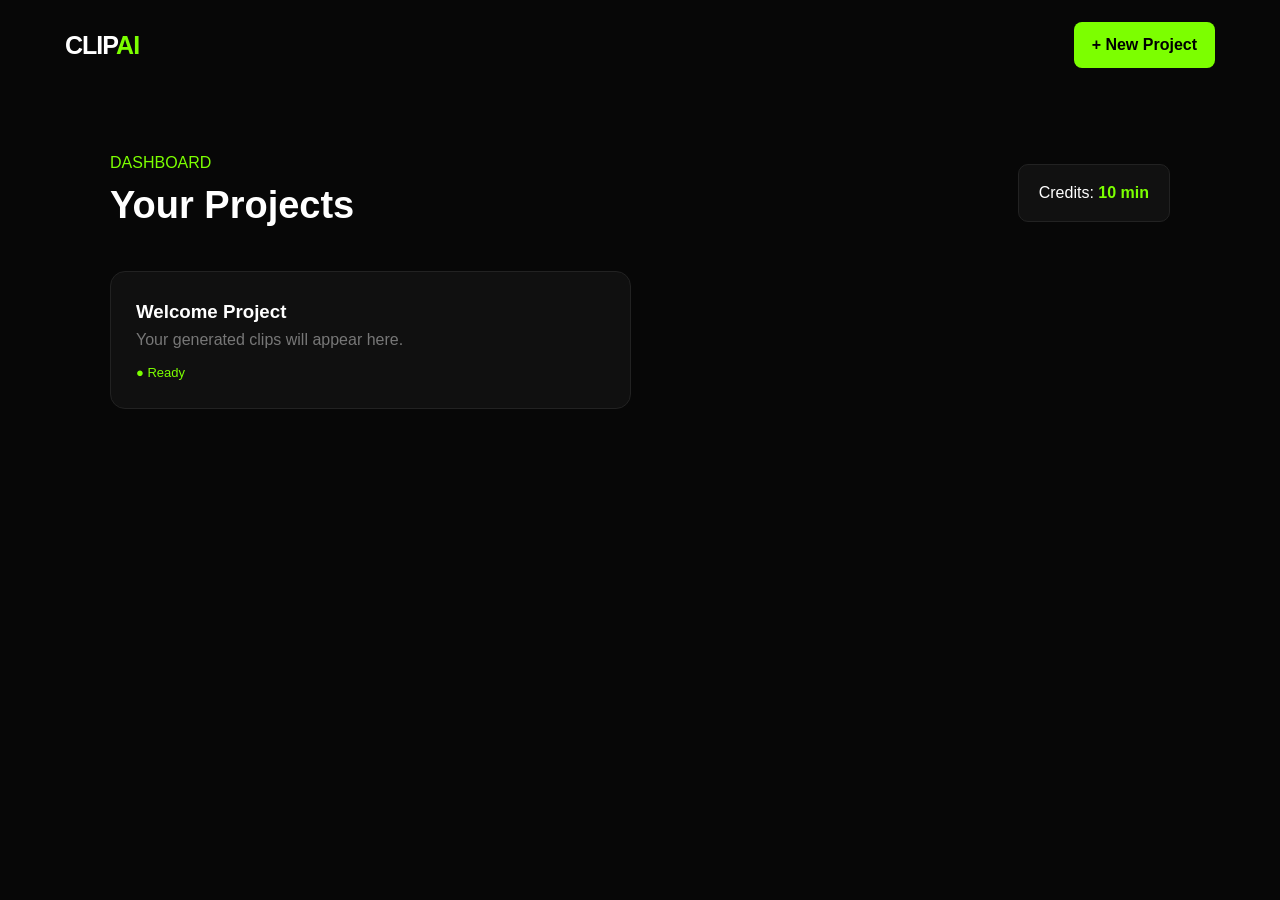
<file: dashboard.html>
<!DOCTYPE html>
<html lang="en">
<head>
  <meta charset="UTF-8">
  <meta name="viewport" content="width=device-width, initial-scale=1.0">

  <title>Dashboard - ClipAI</title>

  <link rel="stylesheet" href="style.css">

  <style>

    .dashboard {
      max-width: 1100px;
      margin: auto;
      padding: 60px 20px;
    }

    .dash-top {
      display: flex;
      justify-content: space-between;
      align-items: center;
      gap: 20px;
      margin-bottom: 35px;
    }

    .dash-top h1 {
      font-size: 38px;
    }

    .credits {
      background: #111;
      border: 1px solid #222;
      padding: 15px 20px;
      border-radius: 10px;
    }

    .credits span {
      color: #7cff00;
      font-weight: bold;
    }

    .projects {
      display: grid;
      grid-template-columns: repeat(2, 1fr);
      gap: 18px;
    }

    .project-card {
      background: #101010;
      border: 1px solid #222;
      padding: 25px;
      border-radius: 15px;
    }

    .status {
      color: #7cff00;
      font-size: 13px;
      margin-top: 10px;
    }

    @media(max-width:700px) {
      .dash-top {
        flex-direction: column;
        align-items: flex-start;
      }

      .projects {
        grid-template-columns: 1fr;
      }
    }

  </style>
</head>

<body>

<header class="navbar">

  <a href="index.html" class="logo">
    CLIP<span>AI</span>
  </a>

  <a href="create.html" class="nav-btn">
    + New Project
  </a>

</header>

<main class="dashboard">

  <div class="dash-top">

    <div>
      <p style="color:#7cff00;">DASHBOARD</p>
      <h1>Your Projects</h1>
    </div>

    <div class="credits">
      Credits:
      <span>10 min</span>
    </div>

  </div>

  <div class="projects">

    <div class="project-card">

      <h3>Welcome Project</h3>

      <p style="color:#777;">
        Your generated clips will appear here.
      </p>

      <div class="status">
        ● Ready
      </div>

    </div>

  </div>

</main>

</body>
</html>
</file>
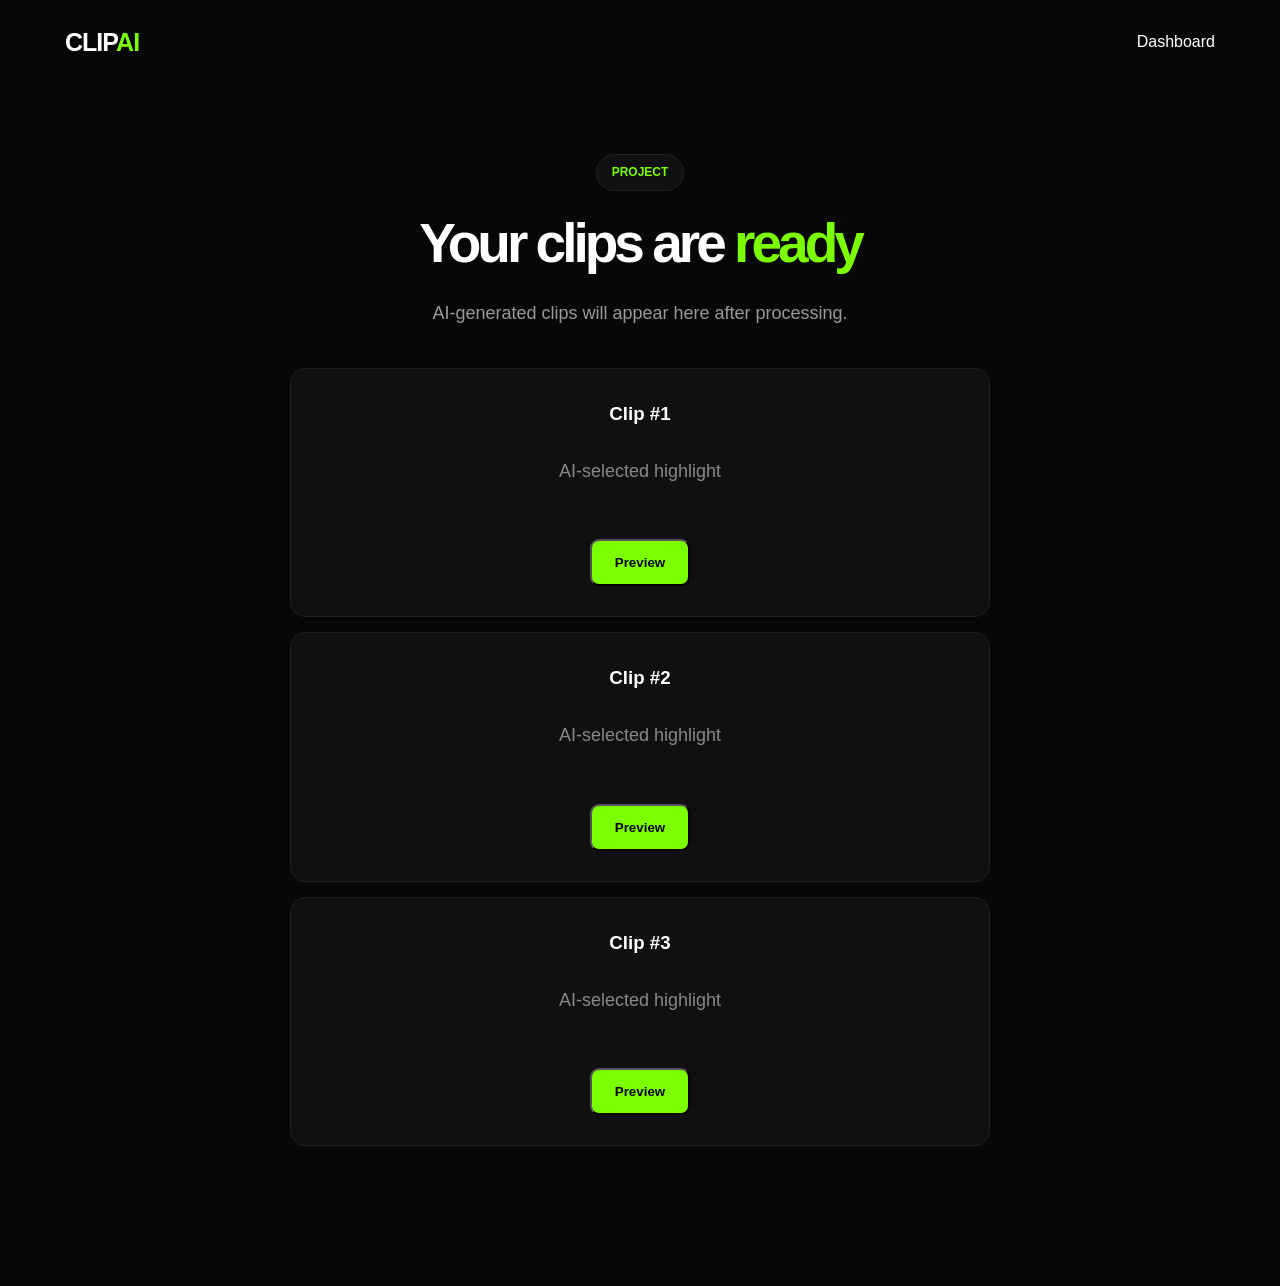
<file: Project.html>
<!DOCTYPE html>
<html lang="en">

<head>

  <meta charset="UTF-8">

  <meta
    name="viewport"
    content="width=device-width, initial-scale=1.0"
  >

  <title>Project - ClipAI</title>

  <link rel="stylesheet" href="style.css">

</head>

<body>

<header class="navbar">

  <a href="index.html" class="logo">
    CLIP<span>AI</span>
  </a>

  <a href="dashboard.html">
    Dashboard
  </a>

</header>

<main>

<section class="hero" style="padding-top:70px;">

  <div class="badge">
    PROJECT
  </div>

  <h1 style="font-size:55px;">
    Your clips are <span>ready</span>
  </h1>

  <p>
    AI-generated clips will appear here after processing.
  </p>

  <div
    style="
      max-width:700px;
      margin:40px auto;
      display:grid;
      gap:15px;
    "
  >

    <div class="feature-card">

      <h3>Clip #1</h3>

      <p>
        AI-selected highlight
      </p>

      <br>

      <button class="primary-btn">
        Preview
      </button>

    </div>

    <div class="feature-card">

      <h3>Clip #2</h3>

      <p>
        AI-selected highlight
      </p>

      <br>

      <button class="primary-btn">
        Preview
      </button>

    </div>

    <div class="feature-card">

      <h3>Clip #3</h3>

      <p>
        AI-selected highlight
      </p>

      <br>

      <button class="primary-btn">
        Preview
      </button>

    </div>

  </div>

</section>

</main>

</body>
</html>
</file>
<file: style.css>
* {
  margin: 0;
  padding: 0;
  box-sizing: border-box;
}

html {
  scroll-behavior: smooth;
}

body {
  font-family: Arial, sans-serif;
  background: #070707;
  color: #ffffff;
  line-height: 1.6;
}

a {
  color: inherit;
  text-decoration: none;
}

.navbar {
  width: 100%;
  max-width: 1200px;
  margin: auto;
  padding: 22px 25px;
  display: flex;
  justify-content: space-between;
  align-items: center;
}

.logo {
  font-size: 25px;
  font-weight: 900;
  letter-spacing: -1px;
}

.logo span {
  color: #7cff00;
}

nav {
  display: flex;
  gap: 25px;
  align-items: center;
}

nav a {
  color: #aaa;
  font-size: 14px;
}

nav a:hover {
  color: white;
}

.nav-btn {
  background: #7cff00;
  color: #000 !important;
  padding: 10px 18px;
  border-radius: 8px;
  font-weight: bold;
}

.hero {
  max-width: 900px;
  margin: auto;
  text-align: center;
  padding: 110px 20px 100px;
}

.badge {
  display: inline-block;
  border: 1px solid #222;
  background: #111;
  color: #7cff00;
  padding: 8px 15px;
  border-radius: 50px;
  font-size: 12px;
  font-weight: bold;
  margin-bottom: 25px;
}

.hero h1 {
  font-size: clamp(45px, 8vw, 82px);
  line-height: 1;
  letter-spacing: -4px;
}

.hero h1 span {
  color: #7cff00;
}

.hero p {
  max-width: 650px;
  margin: 28px auto;
  color: #999;
  font-size: 18px;
}

.hero-actions {
  display: flex;
  justify-content: center;
  gap: 12px;
  flex-wrap: wrap;
}

.primary-btn,
.secondary-btn {
  display: inline-block;
  padding: 14px 23px;
  border-radius: 9px;
  font-weight: bold;
}

.primary-btn {
  background: #7cff00;
  color: #000;
}

.primary-btn:hover {
  opacity: .85;
}

.secondary-btn {
  border: 1px solid #333;
  color: #fff;
}

.features,
.how {
  max-width: 1100px;
  margin: auto;
  padding: 90px 20px;
}

.section-title {
  text-align: center;
  margin-bottom: 45px;
}

.section-title span {
  color: #7cff00;
  font-size: 12px;
  font-weight: bold;
}

.section-title h2 {
  margin-top: 10px;
  font-size: 38px;
}

.feature-grid {
  display: grid;
  grid-template-columns: repeat(3, 1fr);
  gap: 18px;
}

.feature-card {
  background: #101010;
  border: 1px solid #202020;
  border-radius: 15px;
  padding: 30px;
}

.icon {
  width: 45px;
  height: 45px;
  border-radius: 10px;
  background: #7cff00;
  color: #000;
  display: flex;
  align-items: center;
  justify-content: center;
  font-weight: 900;
  margin-bottom: 20px;
}

.feature-card h3 {
  margin-bottom: 8px;
}

.feature-card p,
.step p {
  color: #888;
}

.steps {
  display: grid;
  grid-template-columns: repeat(3, 1fr);
  gap: 18px;
}

.step {
  padding: 30px;
  background: #101010;
  border-radius: 15px;
  border: 1px solid #202020;
}

.step b {
  color: #7cff00;
  font-size: 25px;
}

.step h3 {
  margin: 15px 0 8px;
}

.cta {
  max-width: 900px;
  margin: 60px auto;
  padding: 70px 20px;
  text-align: center;
  background: #101010;
  border: 1px solid #202020;
  border-radius: 20px;
}

.cta h2 {
  font-size: 40px;
  margin-bottom: 10px;
}

.cta p {
  color: #888;
  margin-bottom: 25px;
}

footer {
  text-align: center;
  padding: 35px;
  color: #555;
  border-top: 1px solid #151515;
}

@media (max-width: 700px) {

  .navbar {
    padding: 18px;
  }

  nav a:not(.nav-btn) {
    display: none;
  }

  .hero {
    padding-top: 80px;
  }

  .hero h1 {
    letter-spacing: -2px;
  }

  .feature-grid,
  .steps {
    grid-template-columns: 1fr;
  }

  .section-title h2 {
    font-size: 30px;
  }

  .cta h2 {
    font-size: 30px;
  }
}
</file>
